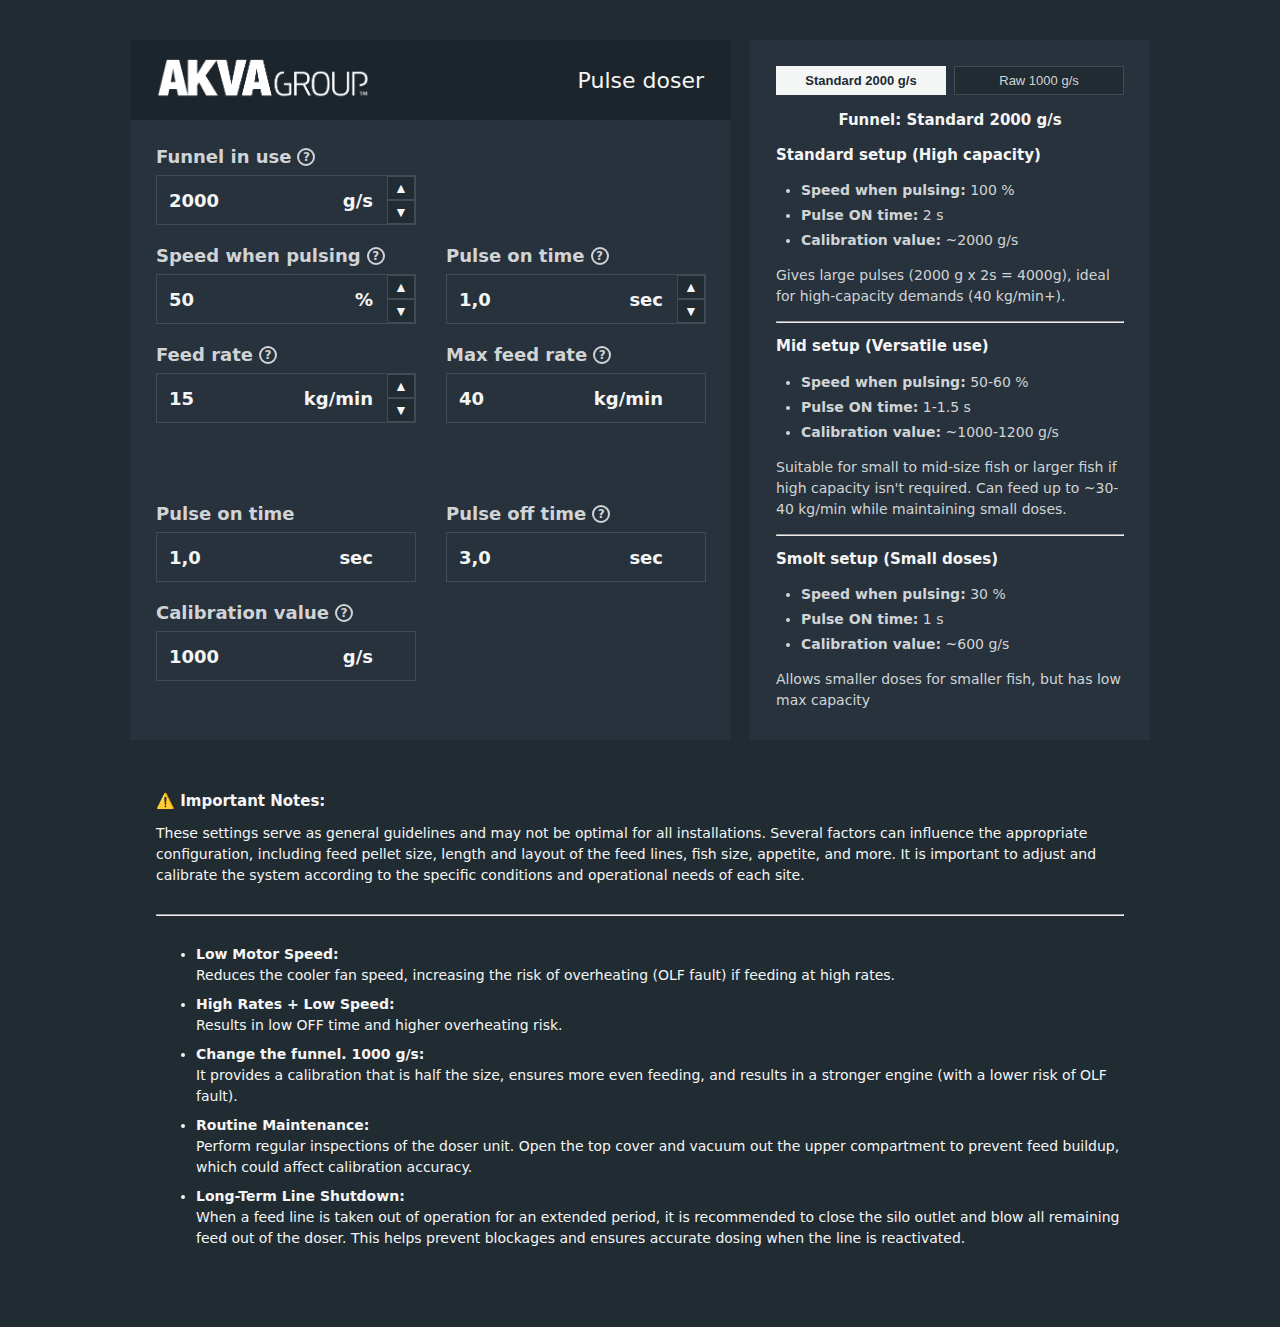
<file: index.html>
﻿<!DOCTYPE html>
<html lang="en">
<head>
    <meta charset="utf-8">
    <meta name="viewport" content="width=device-width, initial-scale=1.0">
    <title>Pulse doser</title>
    <link rel="icon" type="image/png" href="image/favicon.png">
    <link rel="stylesheet" href="style.css">
</head>
<body>
    <div class="page">
        <!-- Reiknivél -->
        <div class="wrapper">
            <div class="topbar">
                <div class="logo">
                    <img src="image/akvagroup.png" alt="AKVA Group Logo">
                </div>
                <div class="title">Pulse doser</div>
            </div>

            <div class="content">
                <!-- Max rate display -->
                <div class="row">
                    <div class="field">
                        <div class="label">
                            <span>Funnel in use</span>
                            <span class="help-wrap">
                                <span class="help-icon">?</span>
                                <span class="help-tooltip">
                                    Select which funnel is installed in the doser.<br>
                                    Raw funnel = 1000 g/s<br>
                                    Standard funnel = 2000 g/s
                                </span>
                            </span>
                        </div>
                        <div class="box">
                            <div id="maxRate" class="value"></div>
                            <div class="unit">g/s</div>
                            <div class="btns">
                                <button onclick="setFunnel(2000)">▲</button>
                                <button onclick="setFunnel(1000)">▼</button>
                            </div>
                        </div>
                    </div>
                    <div></div>
                </div>

                <!-- Speed when pulsing / Pulse on time input -->
                <div class="row">
                    <div class="field">
                        <div class="label">
                            <span>Speed when pulsing</span>
                            <span class="help-wrap">
                                <span class="help-icon">?</span>
                                <span class="help-tooltip">
                                    Adjusts the motor speed when pulsing.<br>
                                    Changing this value requires calibration.
                                </span>
                            </span>
                        </div>
                        <div class="box">
                            <div id="speed" class="value"></div>
                            <div class="unit">%</div>
                            <div class="btns">
                                <button onclick="step('speed',5,30,100)">▲</button>
                                <button onclick="step('speed',-5,30,100)">▼</button>
                            </div>
                        </div>
                    </div>

                    <div class="field">
                        <div class="label">
                            <span>Pulse on time</span>
                            <span class="help-wrap">
                                <span class="help-icon">?</span>
                                <span class="help-tooltip">
                                    Defines how long the doser runs during each pulse.
                                </span>
                            </span>
                        </div>
                        <div class="box">
                            <div id="pulseOn" class="value"></div>
                            <div class="unit">sec</div>
                            <div class="btns">
                                <button onclick="step('pulseOn',0.5,0.5,2)">▲</button>
                                <button onclick="step('pulseOn',-0.5,0.5,2)">▼</button>
                            </div>
                        </div>
                    </div>
                </div>

                <!-- Feed rate / Max feed rate -->
                <div class="row">
                    <div class="field">
                        <div class="label">
                            <span>Feed rate</span>
                            <span class="help-wrap">
                                <span class="help-icon">?</span>
                                <span class="help-tooltip">
                                    Feed rate set by the operator.
                                </span>
                            </span>
                        </div>
                        <div class="box">
                            <div id="feedRate" class="value"></div>
                            <div class="unit">kg/min</div>
                            <div class="btns">
                                <button onclick="step('feedRate',1,0,100)">▲</button>
                                <button onclick="step('feedRate',-1,0,100)">▼</button>
                            </div>
                        </div>
                    </div>

                    <div class="field">
                        <div class="label">
                            <span>Max feed rate</span>
                            <span class="help-wrap">
                                <span class="help-icon">?</span>
                                <span class="help-tooltip">
                                    Highest possible feed rate with the current settings
                                    before Pulse off time becomes too short.
                                </span>
                            </span>
                        </div>
                        <div class="box no-btn">
                            <div id="maxFeedRate" class="value"></div>
                            <div class="unit">kg/min</div>
                        </div>
                    </div>
                </div>

                <!-- Tómt bil -->
                <div class="row" style="margin-bottom: 60px;">
                    <div></div>
                    <div></div>
                </div>

                <!-- Pulse on time output / Pulse off time -->
                <div class="row">
                    <div class="field">
                        <div class="label"><span>Pulse on time</span></div>
                        <div class="box no-btn">
                            <div id="pulseOnDose" class="value"></div>
                            <div class="unit">sec</div>
                        </div>
                    </div>

                    <div class="field" id="pulseOffContainer">
                        <div class="label">
                            <span>Pulse off time</span>
                            <span class="help-wrap">
                                <span class="help-icon">?</span>
                                <span class="help-tooltip">
                                    Time between pulses.
                                </span>
                            </span>
                        </div>
                        <div id="pulseOffBox" class="box no-btn">
                            <div id="pulseOff" class="value"></div>
                            <div class="unit">sec</div>
                        </div>
                        <div id="alertText" class="alert-text">
                            No capacity!
                            Adjust Speed, Pulse on time or Feed rate.
                        </div>
                    </div>
                </div>

                <!-- Calibration value -->
                <div class="row">
                    <div class="field">
                        <div class="label">
                            <span>Calibration value</span>
                            <span class="help-wrap">
                                <span class="help-icon">?</span>
                                <span class="help-tooltip">
                                    Estimated calibration value based on funnel and speed.
                                    Use this as a reference when calibrating.
                                </span>
                            </span>
                        </div>
                        <div class="box no-btn">
                            <div id="cal" class="value"></div>
                            <div class="unit">g/s</div>
                        </div>
                    </div>
                    <div></div>
                </div>
            </div>
        </div>

        <!-- Textagluggi -->
        <div class="info-panel">
            <div class="info-toggle">
                <button id="btn2000" class="active" onclick="selectFunnelInfo(2000)">Standard 2000 g/s</button>
                <button id="btn1000" onclick="selectFunnelInfo(1000)">Raw 1000 g/s</button>
            </div>
            <div id="infoContent"></div>
        </div>
    </div>

    <!-- Neðri gluggi -->
    <div class="bottom-panel">
        <div class="panel-content" id="outroPanel"></div>
    </div>

    <script src="script.js"></script>
</body>
</html>
</file>
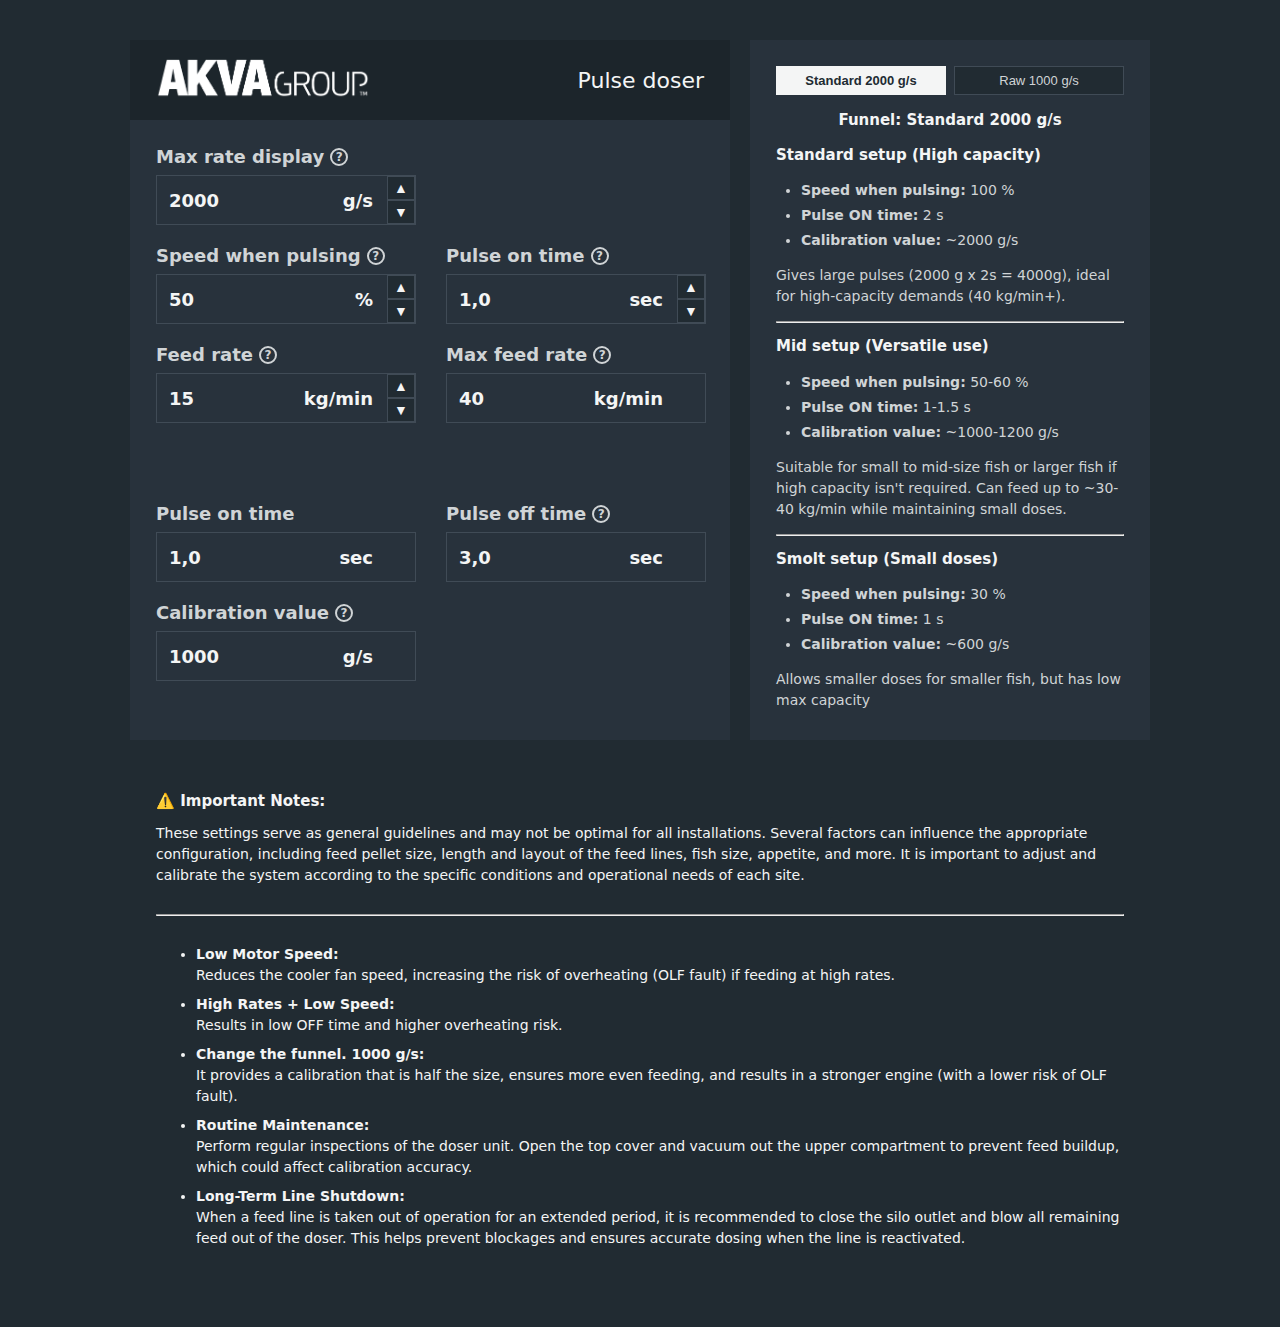
<file: Index.html>
﻿<!DOCTYPE html>
<html lang="en">
<head>
    <meta charset="utf-8">
    <meta name="viewport" content="width=device-width, initial-scale=1.0">
    <title>Pulse doser</title>
    <link rel="icon" type="image/png" href="image/favicon.png">
    <link rel="stylesheet" href="style.css">
</head>
<body>
    <div class="page">
        <!-- Reiknivél -->
        <div class="wrapper">
            <div class="topbar">
                <div class="logo">
                    <img src="image/akvagroup.png" alt="AKVA Group Logo">
                </div>
                <div class="title">Pulse doser</div>
            </div>

            <div class="content">
                <!-- Max rate display -->
                <div class="row">
                    <div class="field">
                        <div class="label">
                            <span>Max rate display</span>
                            <span class="help-wrap">
                                <span class="help-icon">?</span>
                                <span class="help-tooltip">
                                    Select which funnel is installed in the doser.<br>
                                    Raw funnel = 1000 g/s<br>
                                    Standard funnel = 2000 g/s
                                </span>
                            </span>
                        </div>
                        <div class="box">
                            <div id="maxRate" class="value"></div>
                            <div class="unit">g/s</div>
                            <div class="btns">
                                <button onclick="setFunnel(2000)">▲</button>
                                <button onclick="setFunnel(1000)">▼</button>
                            </div>
                        </div>
                    </div>
                    <div></div>
                </div>

                <!-- Speed when pulsing / Pulse on time input -->
                <div class="row">
                    <div class="field">
                        <div class="label">
                            <span>Speed when pulsing</span>
                            <span class="help-wrap">
                                <span class="help-icon">?</span>
                                <span class="help-tooltip">
                                    Adjusts the motor speed when pulsing.<br>
                                    Changing this value requires calibration.
                                </span>
                            </span>
                        </div>
                        <div class="box">
                            <div id="speed" class="value"></div>
                            <div class="unit">%</div>
                            <div class="btns">
                                <button onclick="step('speed',5,30,100)">▲</button>
                                <button onclick="step('speed',-5,30,100)">▼</button>
                            </div>
                        </div>
                    </div>

                    <div class="field">
                        <div class="label">
                            <span>Pulse on time</span>
                            <span class="help-wrap">
                                <span class="help-icon">?</span>
                                <span class="help-tooltip">
                                    Defines how long the doser runs during each pulse.
                                </span>
                            </span>
                        </div>
                        <div class="box">
                            <div id="pulseOn" class="value"></div>
                            <div class="unit">sec</div>
                            <div class="btns">
                                <button onclick="step('pulseOn',0.5,0.5,2)">▲</button>
                                <button onclick="step('pulseOn',-0.5,0.5,2)">▼</button>
                            </div>
                        </div>
                    </div>
                </div>

                <!-- Feed rate / Max feed rate -->
                <div class="row">
                    <div class="field">
                        <div class="label">
                            <span>Feed rate</span>
                            <span class="help-wrap">
                                <span class="help-icon">?</span>
                                <span class="help-tooltip">
                                    Feed rate set by the operator.
                                </span>
                            </span>
                        </div>
                        <div class="box">
                            <div id="feedRate" class="value"></div>
                            <div class="unit">kg/min</div>
                            <div class="btns">
                                <button onclick="step('feedRate',1,0,100)">▲</button>
                                <button onclick="step('feedRate',-1,0,100)">▼</button>
                            </div>
                        </div>
                    </div>

                    <div class="field">
                        <div class="label">
                            <span>Max feed rate</span>
                            <span class="help-wrap">
                                <span class="help-icon">?</span>
                                <span class="help-tooltip">
                                    Highest possible feed rate with the current settings
                                    before Pulse off time becomes too short.
                                </span>
                            </span>
                        </div>
                        <div class="box no-btn">
                            <div id="maxFeedRate" class="value"></div>
                            <div class="unit">kg/min</div>
                        </div>
                    </div>
                </div>

                <!-- Tómt bil -->
                <div class="row" style="margin-bottom: 60px;">
                    <div></div>
                    <div></div>
                </div>

                <!-- Pulse on time output / Pulse off time -->
                <div class="row">
                    <div class="field">
                        <div class="label"><span>Pulse on time</span></div>
                        <div class="box no-btn">
                            <div id="pulseOnDose" class="value"></div>
                            <div class="unit">sec</div>
                        </div>
                    </div>

                    <div class="field" id="pulseOffContainer">
                        <div class="label">
                            <span>Pulse off time</span>
                            <span class="help-wrap">
                                <span class="help-icon">?</span>
                                <span class="help-tooltip">
                                    Time between pulses.
                                    If it goes below 0.5 sec the doser has reached its capacity limit.
                                </span>
                            </span>
                        </div>
                        <div id="pulseOffBox" class="box no-btn">
                            <div id="pulseOff" class="value"></div>
                            <div class="unit">sec</div>
                        </div>
                        <div id="alertText" class="alert-text">
                            No capacity!
                            Adjust Speed, Pulse on time or Feed rate.
                        </div>
                    </div>
                </div>

                <!-- Calibration value -->
                <div class="row">
                    <div class="field">
                        <div class="label">
                            <span>Calibration value</span>
                            <span class="help-wrap">
                                <span class="help-icon">?</span>
                                <span class="help-tooltip">
                                    Estimated calibration value based on funnel and speed.
                                    Use this as a reference when calibrating.
                                </span>
                            </span>
                        </div>
                        <div class="box no-btn">
                            <div id="cal" class="value"></div>
                            <div class="unit">g/s</div>
                        </div>
                    </div>
                    <div></div>
                </div>
            </div>
        </div>

        <!-- Textagluggi -->
        <div class="info-panel">
            <div class="info-toggle">
                <button id="btn2000" class="active" onclick="selectFunnelInfo(2000)">Standard 2000 g/s</button>
                <button id="btn1000" onclick="selectFunnelInfo(1000)">Raw 1000 g/s</button>
            </div>
            <div id="infoContent"></div>
        </div>
    </div>

    <!-- Neðri gluggi -->
    <div class="bottom-panel">
        <div class="panel-content" id="outroPanel"></div>
    </div>

    <script src="script.js"></script>
</body>
</html>
</file>
<file: style.css>
﻿:root {
    font-family: system-ui, -apple-system, BlinkMacSystemFont, "Segoe UI", sans-serif;
    --bg: #212B32;
    --bg2: #28323C;
    --bar: #1C252B;
    --field-bg: #212B32;
    --border: #404B56;
    --text: #F4F5F5;
    --muted: #D0D4D6;
    --alert: #C00000;
    --radius: 0;
    --transition: 0.12s;
}

* {
    box-sizing: border-box;
}

body {
    margin: 0;
    padding: 40px;
    background: var(--bg);
    color: var(--text);
    display: flex;
    flex-direction: column; /* 🔹 þannig raðast hlutir ofan og neðan */
    justify-content: flex-start;
    align-items: center; /* miðjar allt lárétt */
    min-height: 100vh;
    gap: 20px; /* smá bil milli glugga */
}

/* Page heldur áfram að raða wrapper og info-panel hlið við hlið */
.page {
    display: flex;
    justify-content: center;
    align-items: flex-start;
    gap: 20px;
    flex-wrap: wrap;
}

.wrapper {
    width: 600px;
    height: 700px;
    background: var(--bg2);
    border: 0px solid var(--border);
}

.info-panel {
    width: 400px;
    height: 700px;
    background: var(--bg2);
    border: 0px solid var(--border);
}

.topbar {
    background: var(--bar);
    color: var(--text);
    padding: 18px 26px;
    display: flex;
    justify-content: space-between;
    align-items: center;
}

.logo img {
    height: 40px;
    width: auto;
}

.title {
    font-size: 22px;
    font-weight: 500;
}

.content {
    padding: 26px;
}

.row {
    display: grid;
    grid-template-columns: repeat(2, 1fr);
    gap: 30px;
    margin-bottom: 20px;
}

.field {
    min-width: 260px;
}

.label {
    font-size: 18px;
    font-weight: 700;
    color: var(--muted);
    margin-bottom: 8px;
    display: flex;
    align-items: center;
    gap: 6px;
}



.help-wrap {
    position: relative;
    display: inline-flex;
    align-items: center;
}

.help-icon {
    width: 18px;
    height: 18px;
    border-radius: 50%;
    border: 2px solid var(--muted);
    color: var(--muted);
    font-size: 12px;
    font-weight: 700;
    display: flex;
    align-items: center;
    justify-content: center;
    cursor: default;
    line-height: 1;
}

.help-tooltip {
    position: absolute;
    top: 24px;
    left: 0;
    width: 320px;
    height: 100px;
    padding: 10px 12px;
    background: rgba(28, 37, 43, 0.9);
    color: var(--text);
    font-size: 14px;
    font-weight: 600;
    line-height: 1.3;
    border-radius: 4px;
    opacity: 0;
    transform: translateY(4px);
    pointer-events: none;
    transition: opacity 0.25s ease, transform 0.25s ease;
    z-index: 1;
}

.help-wrap:hover .help-tooltip {
    opacity: 1;
    transform: translateY(0);
}

/* Reitir */

.box {
    display: flex;
    align-items: center;
    justify-content: space-between;
    background: var(--bg2);
    border: 1px solid var(--border);
    padding: 0 0 0 12px;
    gap: 14px;
    height: 50px;
}

    .box.no-btn {
        padding-right: 42px;
    }

.value {
    flex: 1;
    font-size: 18px;
    font-weight: 700;
    color: var(--text);
    text-align: left;
    white-space: nowrap;
}

.unit {
    font-size: 18px;
    font-weight: 700;
    color: var(--text);
    min-width: 36px;
    text-align: right;
}

/* Takkar */

.btns {
    display: flex;
    flex-direction: column;
    height: 100%;
}

    .btns button {
        flex: 1;
        width: 28px;
        border: 1px solid var(--border);
        background: var(--field-bg);
        color: var(--text);
        font-size: 14px;
        font-weight: bold;
        cursor: pointer;
        transition: background-color var(--transition), color var(--transition);
    }

        .btns button:hover {
            background: var(--bar);
        }

        .btns button:active {
            background: var(--text);
            color: var(--bg);
        }

/* Viðvörun */

.alert-text {
    position: absolute;
    bottom: -40px;
    left: 0;
    width: 100%;
    text-align: left;
    color: var(--text);
    font-size: 12px;
    font-weight: 600;
    line-height: 1.2em;
    white-space: pre-line;
    display: none;
}

.show-alert .alert-text {
    display: block;
}

#pulseOffContainer {
    position: relative;
}

.alert {
    background: var(--alert) !important;
    border-color: var(--alert) !important;
}

/* Info panel */

.info-panel {
    padding: 22px 26px;
    font-size: 14px;
    line-height: 1.5;
    color: var(--muted);
}

    .info-panel h2 {
        margin: 0 0 10px 0;
        font-size: 18px;
        font-weight: 600;
        color: var(--text);
    }

    .info-panel h3 {
        margin: 12px 0 6px 0;
        font-size: 15px;
        font-weight: 600;
        color: var(--text);
    }

.info-toggle {
    display: flex;
    gap: 8px;
    margin: 4px 0 14px 0;
}

    .info-toggle button {
        flex: 1;
        padding: 6px 8px;
        font-size: 13px;
        border: 1px solid var(--border);
        background: var(--field-bg);
        color: var(--muted);
        cursor: pointer;
        transition: background-color var(--transition), color var(--transition), border-color var(--transition);
    }

        .info-toggle button.active {
            background: var(--text);
            color: var(--bg);
            border-color: var(--text);
            font-weight: 600;
        }

ul {
    margin: 4px 0 8px 25px;
    padding: 0;
}

li {
    margin-bottom: 4px;
}

/* Top and bottom panels */
.top-panel,
.bottom-panel {
    width: calc(600px + 400px + 20px); /* sama breidd og wrapper + info-panel + bilið á milli */
    height: auto; /* lágt og snyrtilegt */
    background: var(--bg);
    border: 0px solid var(--border);
    margin: 10px; /* miðjar þá */
    display: flex;
    align-items: center;
    justify-content: center;
    color: var(--muted);
    font-size: 15px;

}

.important-notes {
    background: var(--bg);
    padding: 20px 26px;
    margin: 0px 0;
    color: var(--text);
    font-size: 14px;
    line-height: 1.5;
    text-align: left;
}

    .important-notes h3 {
        font-size: 15px;
        font-weight: 700;
        color: var(--text);
        margin-top: 0;
        margin-bottom: 10px;
    }

    .important-notes ul {
        margin: 0 0 0 40px;
        padding: 0;
        list-style-type: disc;
    }

    .important-notes li {
        margin-bottom: 8px;
    }

    .important-notes b {
        color: var(--text);
    }

.panel-content {
    text-align: center;
    width: 100%;
}

/* Full width mobile layout */
@media (max-width: 800px) {
    html, body {
        margin: 0;
        padding: 0;
        width: 100%;
        max-width: 100%;
        overflow-x: hidden; /* kemur í veg fyrir lárétt scroll */
        display: flex;
        flex-direction: column;
        align-items: stretch;
    }

    .page {
        display: flex;
        flex-direction: column;
        align-items: stretch;
        justify-content: flex-start;
        width: 100%;
        max-width: 100%;
        margin: 0;
        padding: 0 0 20px 0;
        gap: 20px;
    }

    .wrapper,
    .info-panel,
    .top-panel,
    .bottom-panel {
        width: 100vw; /* notar fulla breidd skjásins */
        max-width: 100vw;
        height: auto;
        margin: 0;
        border-radius: 0;
    }

    .top-panel,
    .bottom-panel {
        padding: 10px;
    }

    .row {
        grid-template-columns: 1fr;
        gap: 18px;
    }

    .logo img {
        height: 30px;
    }

    .info-panel {
        border-top: 1px solid var(--border);
    }
}
</file>
